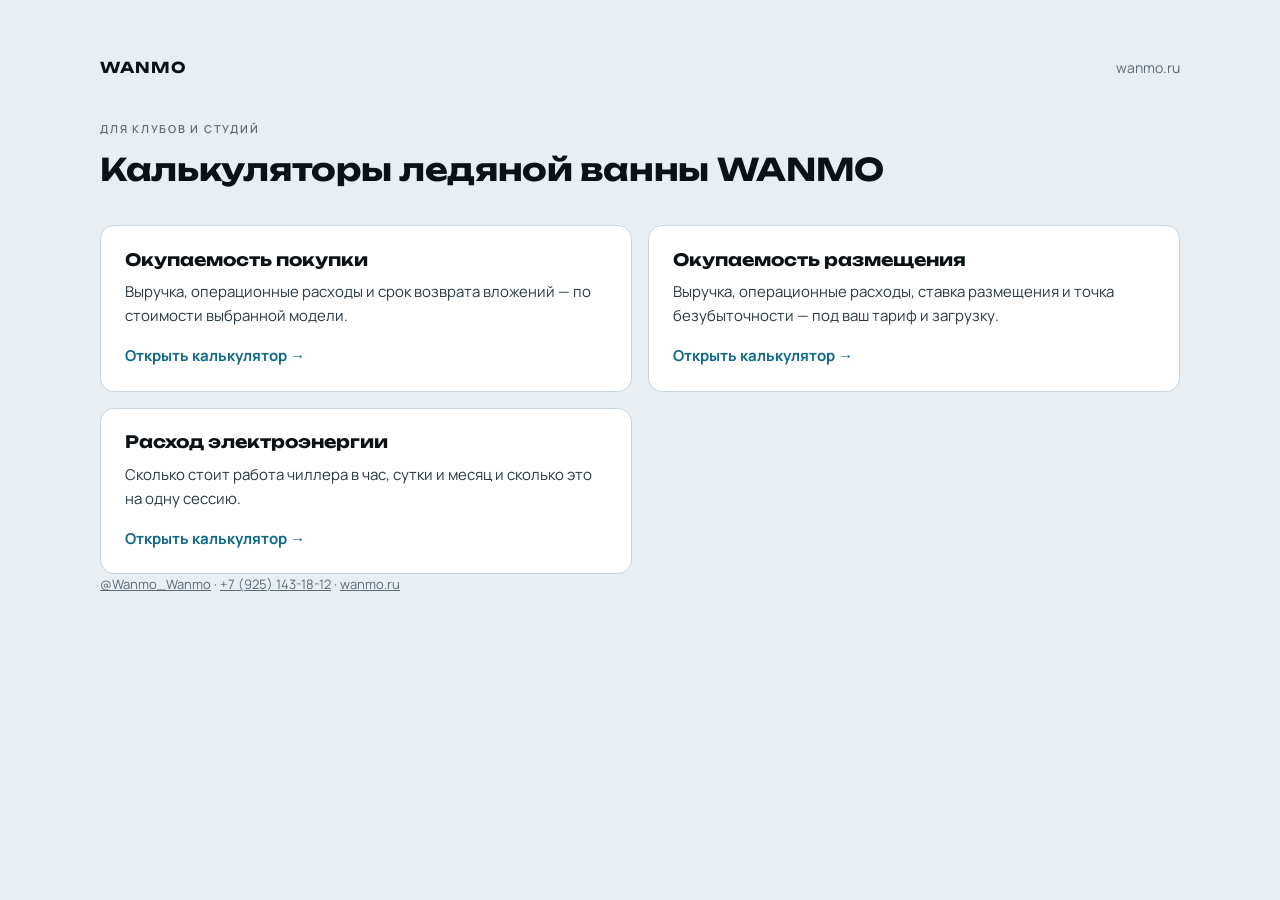
<file: index.html>
<!doctype html>
<html lang="ru">
<head>
<meta charset="utf-8">
<meta name="viewport" content="width=device-width,initial-scale=1">
<title>WANMO — калькуляторы для клубов</title>
<meta name="description" content="Калькулятор окупаемости и калькулятор расхода электроэнергии ледяной ванны WANMO.">
<link rel="stylesheet" href="fonts/fonts.css">
<style>
  html,body{margin:0;background:#e9eef2}
  .wm{
    --surface:#fff;--ink:#0b1115;--ink-2:#2b3a43;--muted:#5c6c77;--hair:#c8d5dd;--accent:#0e6a86;
    --sans:"Manrope","Segoe UI",-apple-system,BlinkMacSystemFont,"Helvetica Neue",Arial,sans-serif;
    --display:"Unbounded","Manrope","Segoe UI",-apple-system,BlinkMacSystemFont,Arial,sans-serif;
    font-family:var(--sans);
    font-size:16px;line-height:1.6;color:var(--ink);
    padding:clamp(1.5rem,5vw,3.5rem) 16px;-webkit-font-smoothing:antialiased;
  }
  .wm *{box-sizing:border-box}
  .wm h1,.wm h2,.wm p{margin:0}
  .wm-in{max-width:1080px;margin:0 auto}
  .wm-top{display:flex;justify-content:space-between;align-items:center;gap:1rem;margin-bottom:clamp(1.5rem,4vw,2.5rem)}
  .wm-mark{font-family:var(--display);font-weight:700;letter-spacing:.06em;font-size:.9375rem;text-transform:uppercase;color:var(--ink);text-decoration:none}
  .wm-site{font-size:.875rem;color:var(--muted);text-decoration:none}
  .wm-eyebrow{font-size:.6875rem;letter-spacing:.16em;text-transform:uppercase;color:var(--muted);font-weight:600}
  .wm h1{font-family:var(--display);font-size:clamp(1.3rem,.95rem + 1.35vw,1.95rem);font-weight:700;line-height:1.25;letter-spacing:-.01em;margin:.8rem 0 clamp(1.5rem,3vw,2.25rem)}
  .wm-cards{display:grid;gap:1rem;grid-template-columns:1fr}
  @media (min-width:720px){.wm-cards{grid-template-columns:1fr 1fr}}
  .wm-card{display:flex;flex-direction:column;gap:.6rem;background:var(--surface);border:1px solid var(--hair);border-radius:14px;padding:1.4rem 1.5rem;text-decoration:none;color:inherit}
  .wm-card:hover{border-color:var(--accent)}
  .wm-card:focus-visible{outline:2px solid var(--accent);outline-offset:2px}
  .wm-card h2{font-family:var(--display);font-size:1.0625rem;font-weight:700;line-height:1.3}
  .wm-card p{font-size:.9375rem;color:var(--ink-2)}
  .wm-go{margin-top:auto;padding-top:.4rem;font-weight:700;font-size:.9375rem;color:var(--accent)}
  .wm-contacts{font-size:.8125rem;color:var(--muted);margin-top:1.5rem}
  .wm-contacts a{color:inherit}
</style>
</head>
<body>
<div class="wm">
  <div class="wm-in">
    <div class="wm-top">
      <a class="wm-mark" href="https://wanmo.ru">WANMO</a>
      <a class="wm-site" href="https://wanmo.ru">wanmo.ru</a>
    </div>
    <p class="wm-eyebrow">Для клубов и студий</p>
    <h1>Калькуляторы ледяной ванны WANMO</h1>
    <div class="wm-cards">
      <a class="wm-card" href="pokupka/">
        <h2>Окупаемость покупки</h2>
        <p>Выручка, операционные расходы и срок возврата вложений — по стоимости выбранной модели.</p>
        <span class="wm-go">Открыть калькулятор →</span>
      </a>
      <a class="wm-card" href="okupaemost/">
        <h2>Окупаемость размещения</h2>
        <p>Выручка, операционные расходы, ставка размещения и точка безубыточности — под ваш тариф и загрузку.</p>
        <span class="wm-go">Открыть калькулятор →</span>
      </a>
      <a class="wm-card" href="elektrichestvo/">
        <h2>Расход электроэнергии</h2>
        <p>Сколько стоит работа чиллера в час, сутки и месяц и сколько это на одну сессию.</p>
        <span class="wm-go">Открыть калькулятор →</span>
      </a>
    </div>
    <p class="wm-contacts"><a href="https://t.me/Wanmo_Wanmo">@Wanmo_Wanmo</a> · <a href="tel:+79251431812">+7 (925) 143-18-12</a> · <a href="https://wanmo.ru">wanmo.ru</a></p>
  </div>
</div>
</body>
</html>
</file>
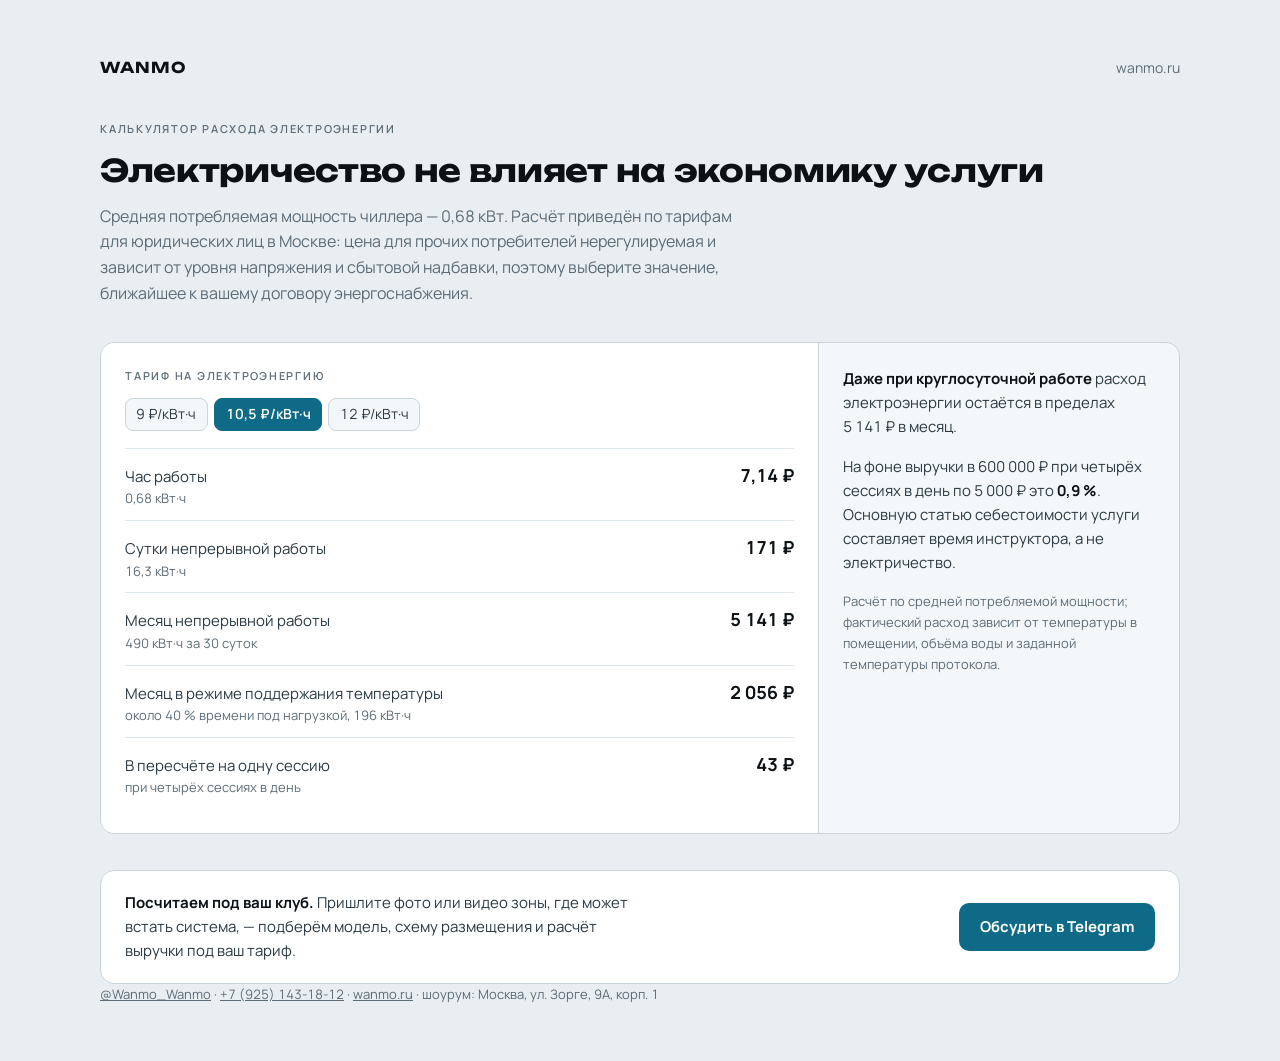
<file: elektrichestvo/index.html>
<!doctype html>
<html lang="ru">
<head>
<meta charset="utf-8">
<meta name="viewport" content="width=device-width,initial-scale=1">
<title>WANMO — калькулятор расхода электроэнергии</title>
<meta name="description" content="Сколько стоит электричество для чиллера ледяной ванны WANMO в час, сутки и месяц.">
<link rel="stylesheet" href="../fonts/fonts.css">
<style>html,body{margin:0;background:#e9eef2}</style>
</head>
<body>

<div class="wm" id="wm-power">
<style>
  .wm{
    --ground:#e9eef2;--surface:#fff;--surface-2:#f4f7f9;
    --ink:#0b1115;--ink-2:#2b3a43;--muted:#5c6c77;
    --hair:#c8d5dd;--hair-soft:#dde6eb;
    --accent:#0e6a86;--accent-ink:#fff;
    --radius:14px;
    --sans:"Manrope","Segoe UI",-apple-system,BlinkMacSystemFont,"Helvetica Neue",Arial,sans-serif;
    --display:"Unbounded","Manrope","Segoe UI",-apple-system,BlinkMacSystemFont,Arial,sans-serif;
    font-family:var(--sans);
    font-size:16px;line-height:1.6;color:var(--ink);background:var(--ground);
    padding:clamp(1.5rem,5vw,3.5rem) 16px;text-align:left;
    -webkit-font-smoothing:antialiased;font-variant-numeric:tabular-nums;
  }
  .wm *,.wm *::before,.wm *::after{box-sizing:border-box}
  .wm h1,.wm p{margin:0}
  .wm-in{max-width:1080px;margin:0 auto}

  .wm-top{display:flex;justify-content:space-between;align-items:center;gap:1rem;margin-bottom:clamp(1.5rem,4vw,2.5rem)}
  .wm-mark{font-family:var(--display);font-weight:700;letter-spacing:.06em;font-size:.9375rem;text-transform:uppercase;color:var(--ink);text-decoration:none}
  .wm-site{font-size:.875rem;color:var(--muted);text-decoration:none}
  .wm-eyebrow{font-size:.6875rem;letter-spacing:.16em;text-transform:uppercase;color:var(--muted);font-weight:600}

  .wm-head{display:flex;flex-direction:column;gap:.85rem;margin-bottom:clamp(1.5rem,3vw,2.25rem)}
  .wm-head h1{font-family:var(--display);font-size:clamp(1.3rem,.95rem + 1.35vw,1.95rem);font-weight:700;line-height:1.25;letter-spacing:-.01em;text-wrap:balance;color:var(--ink)}
  .wm-head p{color:var(--muted);max-width:66ch}

  .wm-power{display:grid;gap:1px;background:var(--hair);border:1px solid var(--hair);border-radius:var(--radius);overflow:hidden;grid-template-columns:1fr}
  @media (min-width:880px){.wm-power{grid-template-columns:1fr minmax(0,360px)}}
  .wm-ptable{background:var(--surface);padding:1.5rem}
  .wm-pside{background:var(--surface-2);padding:1.5rem;display:flex;flex-direction:column;gap:1rem}
  .wm-pside p{font-size:.9375rem;color:var(--ink-2)}
  .wm-pside strong{color:var(--ink)}

  .wm-seg{display:flex;gap:.4rem;margin:.8rem 0 1.1rem;flex-wrap:wrap}
  .wm-seg button{font:inherit;font-size:.875rem;line-height:1.3;cursor:pointer;margin:0;padding:.4rem .65rem;border-radius:8px;border:1px solid var(--hair);background:var(--surface-2);color:var(--ink-2)}
  .wm-seg button[aria-pressed="true"]{background:var(--accent);border-color:var(--accent);color:var(--accent-ink);font-weight:600}
  .wm button:focus-visible,.wm a:focus-visible{outline:2px solid var(--accent);outline-offset:2px}

  .wm-prow{display:flex;justify-content:space-between;align-items:baseline;gap:1rem;padding:.75rem 0;border-top:1px solid var(--hair-soft)}
  .wm-prow .lbl{font-size:.9375rem;color:var(--ink-2);line-height:1.45}
  .wm-prow .lbl small{display:block;color:var(--muted);font-size:.8125rem;margin-top:.1rem}
  .wm-prow b{font-size:1.125rem;font-weight:700;white-space:nowrap}

  .wm-cta{margin-top:clamp(1.5rem,3vw,2.25rem);display:flex;flex-wrap:wrap;align-items:center;justify-content:space-between;gap:1rem 1.5rem;background:var(--surface);border:1px solid var(--hair);border-radius:var(--radius);padding:1.25rem 1.5rem}
  .wm-cta p{font-size:.9375rem;color:var(--ink-2);max-width:56ch}
  .wm-cta p strong{color:var(--ink)}
  .wm-btn{display:inline-block;background:var(--accent);color:#fff !important;text-decoration:none;font-weight:700;padding:.75rem 1.3rem;border-radius:10px;font-size:.9375rem;white-space:nowrap}
  .wm-btn:hover{filter:brightness(1.08)}
  .wm-contacts{font-size:.8125rem;color:var(--muted);margin-top:1rem}
  .wm-contacts a{color:inherit}
</style>

<div class="wm-in">
  <div class="wm-top">
    <a class="wm-mark" href="https://wanmo.ru">WANMO</a>
    <a class="wm-site" href="https://wanmo.ru">wanmo.ru</a>
  </div>

  <div class="wm-head">
    <p class="wm-eyebrow">Калькулятор расхода электроэнергии</p>
    <h1>Электричество не влияет на экономику услуги</h1>
    <p>Средняя потребляемая мощность чиллера — 0,68 кВт. Расчёт приведён по тарифам для юридических лиц в Москве: цена для прочих потребителей нерегулируемая и зависит от уровня напряжения и сбытовой надбавки, поэтому выберите значение, ближайшее к вашему договору энергоснабжения.</p>
  </div>

  <div class="wm-power">
    <div class="wm-ptable" aria-live="polite">
      <p class="wm-eyebrow">Тариф на электроэнергию</p>
      <div class="wm-seg" id="wme-tariffSeg" role="group" aria-label="Тариф на электроэнергию">
        <button type="button" data-v="9" aria-pressed="false">9 ₽/кВт·ч</button>
        <button type="button" data-v="10.5" aria-pressed="true">10,5 ₽/кВт·ч</button>
        <button type="button" data-v="12" aria-pressed="false">12 ₽/кВт·ч</button>
      </div>
      <div class="wm-prow">
        <div class="lbl">Час работы<small>0,68 кВт·ч</small></div>
        <b id="wme-hour">7,14 ₽</b>
      </div>
      <div class="wm-prow">
        <div class="lbl">Сутки непрерывной работы<small>16,3 кВт·ч</small></div>
        <b id="wme-day">171 ₽</b>
      </div>
      <div class="wm-prow">
        <div class="lbl">Месяц непрерывной работы<small>490 кВт·ч за 30 суток</small></div>
        <b id="wme-month">5 141 ₽</b>
      </div>
      <div class="wm-prow">
        <div class="lbl">Месяц в режиме поддержания температуры<small>около 40 % времени под нагрузкой, 196 кВт·ч</small></div>
        <b id="wme-month40">2 056 ₽</b>
      </div>
      <div class="wm-prow">
        <div class="lbl">В пересчёте на одну сессию<small>при четырёх сессиях в день</small></div>
        <b id="wme-perSession">43 ₽</b>
      </div>
    </div>
    <div class="wm-pside">
      <p><strong>Даже при круглосуточной работе</strong> расход электроэнергии остаётся в пределах <span id="wme-monthEcho">5 141 ₽</span> в месяц.</p>
      <p>На фоне выручки в 600 000 ₽ при четырёх сессиях в день по 5 000 ₽ это <strong id="wme-share">0,9 %</strong>. Основную статью себестоимости услуги составляет время инструктора, а не электричество.</p>
      <p style="color:var(--muted);font-size:.8125rem">Расчёт по средней потребляемой мощности; фактический расход зависит от температуры в помещении, объёма воды и заданной температуры протокола.</p>
    </div>
  </div>

  <div class="wm-cta">
    <p><strong>Посчитаем под ваш клуб.</strong> Пришлите фото или видео зоны, где может встать система, — подберём модель, схему размещения и расчёт выручки под ваш тариф.</p>
    <a class="wm-btn" href="https://t.me/Wanmo_Wanmo">Обсудить в Telegram</a>
  </div>
  <p class="wm-contacts"><a href="https://t.me/Wanmo_Wanmo">@Wanmo_Wanmo</a> · <a href="tel:+79251431812">+7 (925) 143-18-12</a> · <a href="https://wanmo.ru">wanmo.ru</a> · шоурум: Москва, ул. Зорге, 9А, корп. 1</p>
</div>

<script>
(function(){
  var DAYS = 30, KW = 0.68, tariff = 10.5;
  function set(id, t){ document.getElementById('wme-' + id).textContent = t; }
  function ru(n, d){
    d = d || 0;
    return Number(n).toLocaleString('ru-RU', {minimumFractionDigits: d, maximumFractionDigits: d});
  }

  function render(){
    var hour = KW * tariff;
    var day = KW * 24 * tariff;
    var month = day * DAYS;
    var revenueRef = 4 * DAYS * 5000;

    set('hour', ru(hour, 2) + ' ₽');
    set('day', ru(day) + ' ₽');
    set('month', ru(month) + ' ₽');
    set('month40', ru(month * 0.4) + ' ₽');
    set('perSession', ru(day / 4) + ' ₽');
    set('monthEcho', ru(month) + ' ₽');
    set('share', ru(month / revenueRef * 100, 1) + ' %');
  }

  var box = document.getElementById('wme-tariffSeg');
  box.addEventListener('click', function(e){
    var b = e.target.closest ? e.target.closest('button') : null;
    if (!b || !box.contains(b)) return;
    tariff = +b.getAttribute('data-v');
    var all = box.querySelectorAll('button');
    for (var i = 0; i < all.length; i++) all[i].setAttribute('aria-pressed', all[i] === b ? 'true' : 'false');
    render();
  });
  render();
})();
</script>
</div>

</body>
</html>
</file>
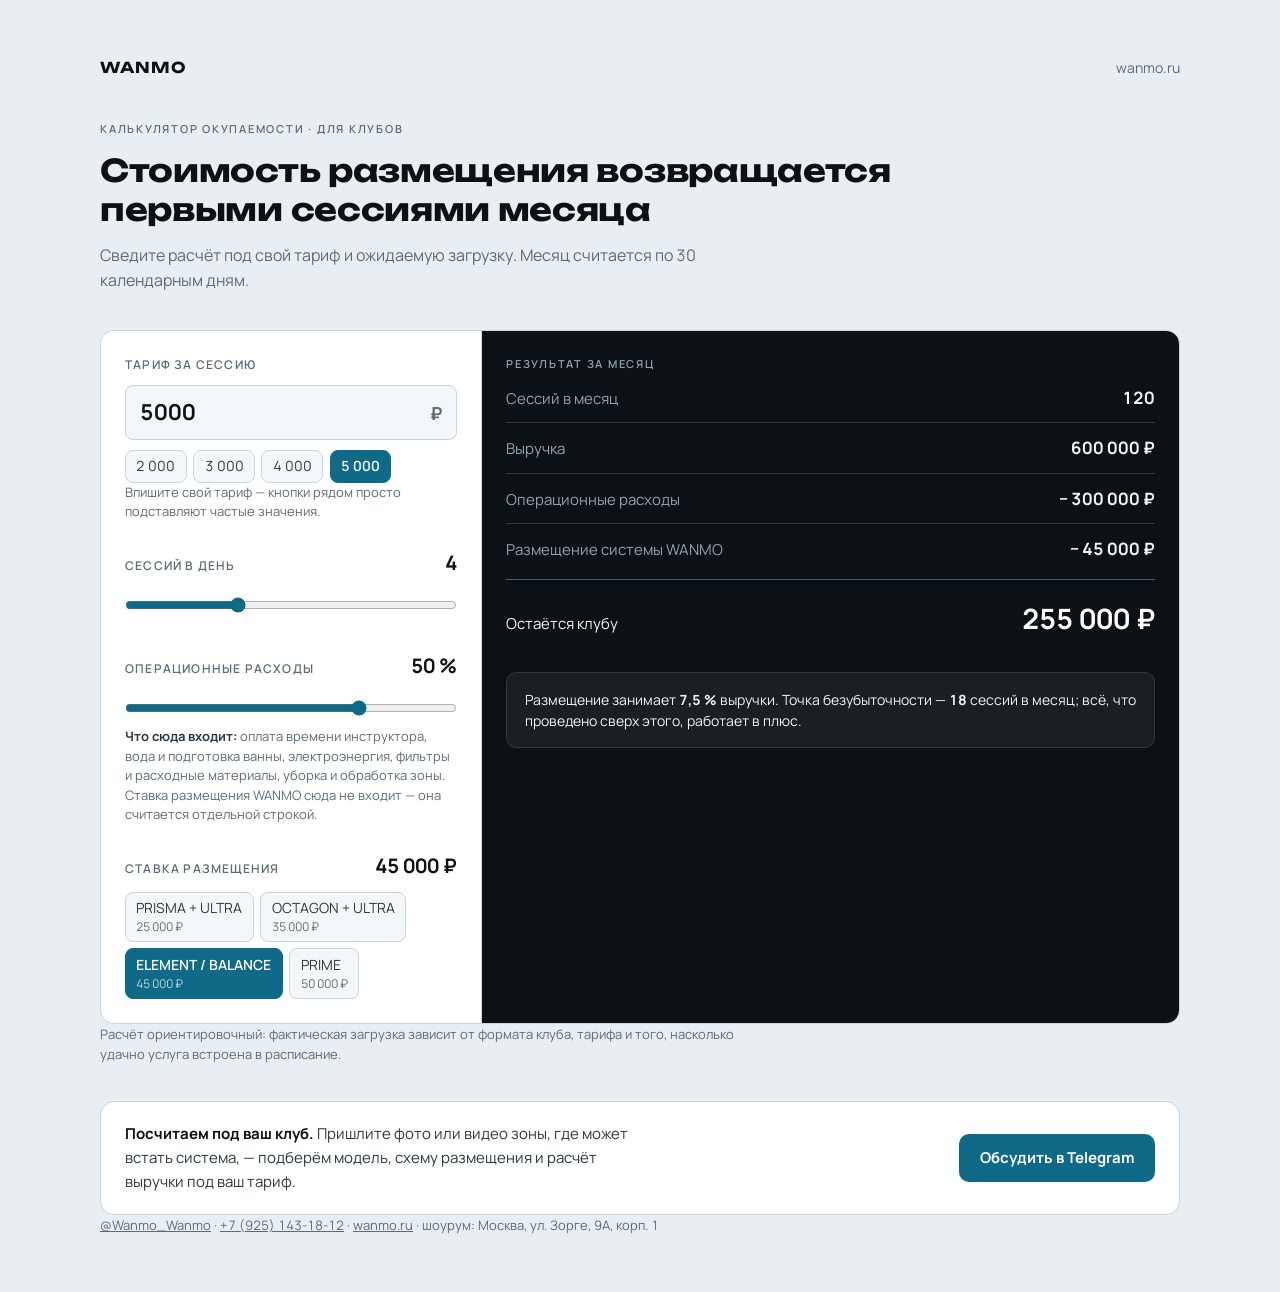
<file: okupaemost/index.html>
<!doctype html>
<html lang="ru">
<head>
<meta charset="utf-8">
<meta name="viewport" content="width=device-width,initial-scale=1">
<title>WANMO — калькулятор окупаемости ледяной ванны</title>
<meta name="description" content="Расчёт выручки и точки безубыточности ледяной ванны WANMO в клубе.">
<link rel="stylesheet" href="../fonts/fonts.css">
<style>html,body{margin:0;background:#e9eef2}</style>
</head>
<body>

<div class="wm" id="wm-roi">
<style>
  .wm{
    --ground:#e9eef2;--surface:#fff;--surface-2:#f4f7f9;
    --ink:#0b1115;--ink-2:#2b3a43;--muted:#5c6c77;
    --hair:#c8d5dd;--hair-soft:#dde6eb;
    --accent:#0e6a86;--accent-ink:#fff;
    --dark:#0b1115;--dark-ink:#eef4f7;--dark-muted:#8fa3ae;--dark-hair:#2a3841;
    --radius:14px;
    --sans:"Manrope","Segoe UI",-apple-system,BlinkMacSystemFont,"Helvetica Neue",Arial,sans-serif;
    --display:"Unbounded","Manrope","Segoe UI",-apple-system,BlinkMacSystemFont,Arial,sans-serif;
    font-family:var(--sans);
    font-size:16px;line-height:1.6;color:var(--ink);background:var(--ground);
    padding:clamp(1.5rem,5vw,3.5rem) 16px;text-align:left;
    -webkit-font-smoothing:antialiased;font-variant-numeric:tabular-nums;
  }
  .wm *,.wm *::before,.wm *::after{box-sizing:border-box}
  .wm h1,.wm p{margin:0}
  .wm-in{max-width:1080px;margin:0 auto}

  .wm-top{display:flex;justify-content:space-between;align-items:center;gap:1rem;margin-bottom:clamp(1.5rem,4vw,2.5rem)}
  .wm-mark{font-family:var(--display);font-weight:700;letter-spacing:.06em;font-size:.9375rem;text-transform:uppercase;color:var(--ink);text-decoration:none}
  .wm-site{font-size:.875rem;color:var(--muted);text-decoration:none}
  .wm-eyebrow{font-size:.6875rem;letter-spacing:.16em;text-transform:uppercase;color:var(--muted);font-weight:600}

  .wm-head{display:flex;flex-direction:column;gap:.85rem;margin-bottom:clamp(1.5rem,3vw,2.25rem)}
  .wm-head h1{font-family:var(--display);font-size:clamp(1.3rem,.95rem + 1.35vw,1.95rem);font-weight:700;line-height:1.25;letter-spacing:-.01em;text-wrap:balance;color:var(--ink)}
  .wm-head p{color:var(--muted);max-width:66ch}

  .wm-calc{display:grid;gap:1px;background:var(--hair);border:1px solid var(--hair);border-radius:var(--radius);overflow:hidden;grid-template-columns:1fr}
  @media (min-width:880px){.wm-calc{grid-template-columns:minmax(0,380px) 1fr}}
  .wm-controls{background:var(--surface);padding:1.5rem}
  .wm-out{background:var(--dark);color:var(--dark-ink);padding:1.5rem}

  .wm-field{margin-bottom:1.6rem}
  .wm-field:last-child{margin-bottom:0}
  .wm-label{display:flex;justify-content:space-between;align-items:baseline;gap:1rem;font-size:.75rem;letter-spacing:.1em;text-transform:uppercase;color:var(--muted);font-weight:600}
  .wm-label output{font-size:1.25rem;font-weight:700;color:var(--ink);text-transform:none;letter-spacing:0;white-space:nowrap}
  .wm-hint{font-size:.8125rem;line-height:1.5;color:var(--muted);margin-top:.55rem}
  .wm-hint strong{color:var(--ink-2)}

  .wm-num{display:flex;align-items:baseline;gap:.4rem;margin-top:.7rem;padding:.55rem .85rem;border:1px solid var(--hair);border-radius:8px;background:var(--surface-2)}
  .wm-num:focus-within{border-color:var(--accent);box-shadow:0 0 0 2px rgba(14,106,134,.15)}
  .wm-num input{flex:1;min-width:0;border:0;padding:0;background:transparent;font:inherit;font-size:1.375rem;font-weight:700;color:var(--ink)}
  .wm-num input:focus{outline:none}
  .wm-num input::-webkit-outer-spin-button,.wm-num input::-webkit-inner-spin-button{-webkit-appearance:none;margin:0}
  .wm-num input[type=number]{-moz-appearance:textfield}
  .wm-num span{font-size:1.125rem;font-weight:700;color:var(--muted)}

  .wm input[type=range]{width:100%;margin:.85rem 0 0;accent-color:var(--accent);height:1.5rem}
  .wm-seg{display:flex;gap:.4rem;margin-top:.6rem;flex-wrap:wrap}
  .wm-seg button{font:inherit;font-size:.875rem;line-height:1.3;cursor:pointer;margin:0;padding:.4rem .65rem;border-radius:8px;border:1px solid var(--hair);background:var(--surface-2);color:var(--ink-2)}
  .wm-seg button[aria-pressed="true"]{background:var(--accent);border-color:var(--accent);color:var(--accent-ink);font-weight:600}
  #wmr-rentSeg button{text-align:left}
  #wmr-rentSeg button i{display:block;font-style:normal;font-size:.75rem;font-weight:400;opacity:.72;margin-top:.1rem;white-space:nowrap}
  .wm button:focus-visible,.wm input:focus-visible,.wm a:focus-visible{outline:2px solid var(--accent);outline-offset:2px}

  .wm-row{display:flex;justify-content:space-between;align-items:baseline;gap:1rem;padding:.7rem 0;font-size:.9375rem}
  .wm-row + .wm-row{border-top:1px solid var(--dark-hair)}
  .wm-row span{color:var(--dark-muted)}
  .wm-row b{font-weight:700;font-size:1.0625rem;white-space:nowrap}
  .wm-row.total{margin-top:.35rem;padding-top:1rem;border-top-color:#4a5c67}
  .wm-row.total span{color:var(--dark-ink)}
  .wm-row.total b{font-size:1.75rem;color:#fff}
  .wm-be{margin-top:1.25rem;padding:.95rem 1.1rem;border-radius:10px;background:rgba(255,255,255,.06);border:1px solid var(--dark-hair);font-size:.875rem;line-height:1.55}
  .wm-note{font-size:.8125rem;color:var(--muted);margin-top:.95rem;max-width:80ch}

  .wm-cta{margin-top:clamp(1.5rem,3vw,2.25rem);display:flex;flex-wrap:wrap;align-items:center;justify-content:space-between;gap:1rem 1.5rem;background:var(--surface);border:1px solid var(--hair);border-radius:var(--radius);padding:1.25rem 1.5rem}
  .wm-cta p{font-size:.9375rem;color:var(--ink-2);max-width:56ch}
  .wm-cta p strong{color:var(--ink)}
  .wm-btn{display:inline-block;background:var(--accent);color:#fff !important;text-decoration:none;font-weight:700;padding:.75rem 1.3rem;border-radius:10px;font-size:.9375rem;white-space:nowrap}
  .wm-btn:hover{filter:brightness(1.08)}
  .wm-contacts{font-size:.8125rem;color:var(--muted);margin-top:1rem}
  .wm-contacts a{color:inherit}
</style>

<div class="wm-in">
  <div class="wm-top">
    <a class="wm-mark" href="https://wanmo.ru">WANMO</a>
    <a class="wm-site" href="https://wanmo.ru">wanmo.ru</a>
  </div>

  <div class="wm-head">
    <p class="wm-eyebrow">Калькулятор окупаемости · для клубов</p>
    <h1>Стоимость размещения возвращается первыми сессиями месяца</h1>
    <p>Сведите расчёт под свой тариф и ожидаемую загрузку. Месяц считается по 30 календарным дням.</p>
  </div>

  <div class="wm-calc">
    <div class="wm-controls">
      <div class="wm-field">
        <label class="wm-label" for="wmr-price">Тариф за сессию</label>
        <div class="wm-num">
          <input type="number" id="wmr-price" value="5000" min="0" max="200000" step="100" inputmode="numeric" aria-describedby="wmr-priceHint">
          <span>₽</span>
        </div>
        <div class="wm-seg" id="wmr-priceSeg" role="group" aria-label="Быстрый выбор тарифа">
          <button type="button" data-v="2000" aria-pressed="false">2 000</button>
          <button type="button" data-v="3000" aria-pressed="false">3 000</button>
          <button type="button" data-v="4000" aria-pressed="false">4 000</button>
          <button type="button" data-v="5000" aria-pressed="true">5 000</button>
        </div>
        <p class="wm-hint" id="wmr-priceHint">Впишите свой тариф — кнопки рядом просто подставляют частые значения.</p>
      </div>

      <div class="wm-field">
        <label class="wm-label" for="wmr-perday">Сессий в день <output id="wmr-perdayOut" for="wmr-perday">4</output></label>
        <input type="range" id="wmr-perday" min="1" max="10" step="1" value="4">
      </div>

      <div class="wm-field">
        <label class="wm-label" for="wmr-opex">Операционные расходы <output id="wmr-opexOut" for="wmr-opex">50 %</output></label>
        <input type="range" id="wmr-opex" min="0" max="70" step="5" value="50" aria-describedby="wmr-opexHint">
        <p class="wm-hint" id="wmr-opexHint"><strong>Что сюда входит:</strong> оплата времени инструктора, вода и подготовка ванны, электроэнергия, фильтры и расходные материалы, уборка и обработка зоны. Ставка размещения WANMO сюда не входит — она считается отдельной строкой.</p>
      </div>

      <div class="wm-field">
        <span class="wm-label">Ставка размещения <output id="wmr-rentOut">45 000 ₽</output></span>
        <div class="wm-seg" id="wmr-rentSeg" role="group" aria-label="Ставка размещения">
          <button type="button" data-v="25000" aria-pressed="false">PRISMA + ULTRA<i>25 000 ₽</i></button>
          <button type="button" data-v="35000" aria-pressed="false">OCTAGON + ULTRA<i>35 000 ₽</i></button>
          <button type="button" data-v="45000" aria-pressed="true">ELEMENT / BALANCE<i>45 000 ₽</i></button>
          <button type="button" data-v="50000" aria-pressed="false">PRIME<i>50 000 ₽</i></button>
        </div>
      </div>
    </div>

    <div class="wm-out" aria-live="polite">
      <p class="wm-eyebrow" style="color:var(--dark-muted)">Результат за месяц</p>
      <div class="wm-row"><span>Сессий в месяц</span><b id="wmr-sessions">120</b></div>
      <div class="wm-row"><span>Выручка</span><b id="wmr-revenue">600 000 ₽</b></div>
      <div class="wm-row"><span>Операционные расходы</span><b id="wmr-opexRub">− 300 000 ₽</b></div>
      <div class="wm-row"><span>Размещение системы WANMO</span><b id="wmr-rent">− 45 000 ₽</b></div>
      <div class="wm-row total"><span>Остаётся клубу</span><b id="wmr-profit">255 000 ₽</b></div>
      <div class="wm-be">
        Размещение занимает <b id="wmr-share">7,5 %</b> выручки. Точка безубыточности — <b id="wmr-be">18</b> сессий в месяц; всё, что проведено сверх этого, работает в плюс.
      </div>
    </div>
  </div>
  <p class="wm-note">Расчёт ориентировочный: фактическая загрузка зависит от формата клуба, тарифа и того, насколько удачно услуга встроена в расписание.</p>

  <div class="wm-cta">
    <p><strong>Посчитаем под ваш клуб.</strong> Пришлите фото или видео зоны, где может встать система, — подберём модель, схему размещения и расчёт выручки под ваш тариф.</p>
    <a class="wm-btn" href="https://t.me/Wanmo_Wanmo">Обсудить в Telegram</a>
  </div>
  <p class="wm-contacts"><a href="https://t.me/Wanmo_Wanmo">@Wanmo_Wanmo</a> · <a href="tel:+79251431812">+7 (925) 143-18-12</a> · <a href="https://wanmo.ru">wanmo.ru</a> · шоурум: Москва, ул. Зорге, 9А, корп. 1</p>
</div>

<script>
(function(){
  var DAYS = 30, rent = 45000;
  function el(id){ return document.getElementById('wmr-' + id); }
  function set(id, t){ el(id).textContent = t; }
  function ru(n, d){
    d = d || 0;
    return Number(n).toLocaleString('ru-RU', {minimumFractionDigits: d, maximumFractionDigits: d});
  }
  var priceInput = el('price'), perday = el('perday'), opex = el('opex');
  var priceSeg = el('priceSeg'), rentSeg = el('rentSeg');

  function price(){
    var v = parseFloat(priceInput.value);
    return isFinite(v) && v > 0 ? v : 0;
  }

  function syncPresets(){
    var p = price(), all = priceSeg.querySelectorAll('button');
    for (var i = 0; i < all.length; i++){
      all[i].setAttribute('aria-pressed', +all[i].getAttribute('data-v') === p ? 'true' : 'false');
    }
  }

  function render(){
    var p = price(), pd = +perday.value, op = +opex.value;
    var sessions = pd * DAYS;
    var revenue = sessions * p;
    var opexRub = revenue * op / 100;
    var profit = revenue - opexRub - rent;
    var margin = p * (1 - op / 100);
    var be = margin > 0 ? Math.ceil(rent / margin) : 0;

    set('rentOut', ru(rent) + ' ₽');
    set('perdayOut', pd);
    set('opexOut', op + ' %');
    set('sessions', ru(sessions));
    set('revenue', ru(revenue) + ' ₽');
    set('opexRub', '− ' + ru(opexRub) + ' ₽');
    set('rent', '− ' + ru(rent) + ' ₽');
    set('profit', (profit < 0 ? '− ' : '') + ru(Math.abs(profit)) + ' ₽');
    set('share', revenue > 0 ? ru(rent / revenue * 100, 1) + ' %' : '—');
    set('be', be > 0 ? ru(be) : '—');
  }

  priceSeg.addEventListener('click', function(e){
    var b = e.target.closest ? e.target.closest('button') : null;
    if (!b || !priceSeg.contains(b)) return;
    priceInput.value = b.getAttribute('data-v');
    syncPresets();
    render();
  });

  rentSeg.addEventListener('click', function(e){
    var b = e.target.closest ? e.target.closest('button') : null;
    if (!b || !rentSeg.contains(b)) return;
    rent = +b.getAttribute('data-v');
    var all = rentSeg.querySelectorAll('button');
    for (var i = 0; i < all.length; i++) all[i].setAttribute('aria-pressed', all[i] === b ? 'true' : 'false');
    render();
  });

  priceInput.addEventListener('input', function(){ syncPresets(); render(); });
  perday.addEventListener('input', render);
  opex.addEventListener('input', render);
  syncPresets();
  render();
})();
</script>
</div>

</body>
</html>
</file>
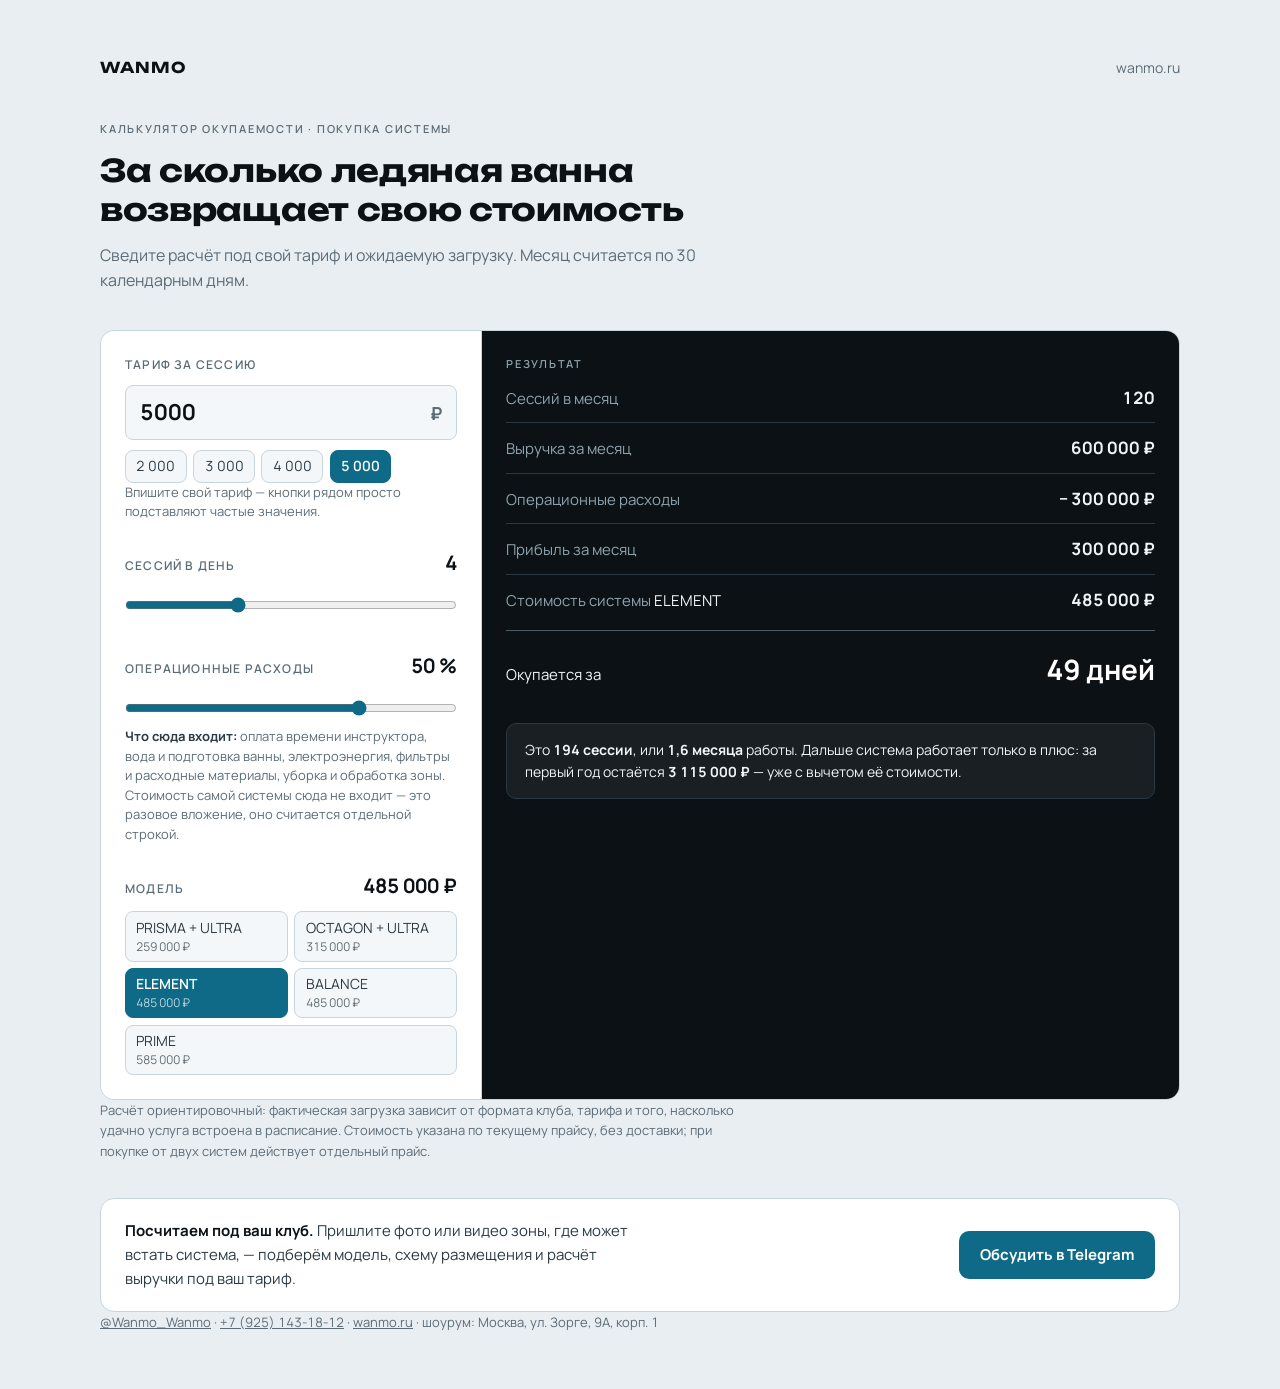
<file: pokupka/index.html>
<!doctype html>
<html lang="ru">
<head>
<meta charset="utf-8">
<meta name="viewport" content="width=device-width,initial-scale=1">
<title>WANMO — калькулятор окупаемости покупки ледяной ванны</title>
<meta name="description" content="За сколько окупается покупка ледяной ванны WANMO в клубе: выручка, операционные расходы и срок возврата вложений.">
<link rel="stylesheet" href="../fonts/fonts.css">
<style>html,body{margin:0;background:#e9eef2}</style>
</head>
<body>

<div class="wm" id="wm-pay">
<style>
  .wm{
    --ground:#e9eef2;--surface:#fff;--surface-2:#f4f7f9;
    --ink:#0b1115;--ink-2:#2b3a43;--muted:#5c6c77;
    --hair:#c8d5dd;--hair-soft:#dde6eb;
    --accent:#0e6a86;--accent-ink:#fff;
    --dark:#0b1115;--dark-ink:#eef4f7;--dark-muted:#8fa3ae;--dark-hair:#2a3841;
    --radius:14px;
    --sans:"Manrope","Segoe UI",-apple-system,BlinkMacSystemFont,"Helvetica Neue",Arial,sans-serif;
    --display:"Unbounded","Manrope","Segoe UI",-apple-system,BlinkMacSystemFont,Arial,sans-serif;
    font-family:var(--sans);
    font-size:16px;line-height:1.6;color:var(--ink);background:var(--ground);
    padding:clamp(1.5rem,5vw,3.5rem) 16px;text-align:left;
    -webkit-font-smoothing:antialiased;font-variant-numeric:tabular-nums;
  }
  .wm *,.wm *::before,.wm *::after{box-sizing:border-box}
  .wm h1,.wm p{margin:0}
  .wm-in{max-width:1080px;margin:0 auto}

  .wm-top{display:flex;justify-content:space-between;align-items:center;gap:1rem;margin-bottom:clamp(1.5rem,4vw,2.5rem)}
  .wm-mark{font-family:var(--display);font-weight:700;letter-spacing:.06em;font-size:.9375rem;text-transform:uppercase;color:var(--ink);text-decoration:none}
  .wm-site{font-size:.875rem;color:var(--muted);text-decoration:none}
  .wm-eyebrow{font-size:.6875rem;letter-spacing:.16em;text-transform:uppercase;color:var(--muted);font-weight:600}

  .wm-head{display:flex;flex-direction:column;gap:.85rem;margin-bottom:clamp(1.5rem,3vw,2.25rem)}
  .wm-head h1{font-family:var(--display);font-size:clamp(1.3rem,.95rem + 1.35vw,1.95rem);font-weight:700;line-height:1.25;letter-spacing:-.01em;text-wrap:balance;color:var(--ink)}
  .wm-head p{color:var(--muted);max-width:66ch}

  .wm-calc{display:grid;gap:1px;background:var(--hair);border:1px solid var(--hair);border-radius:var(--radius);overflow:hidden;grid-template-columns:1fr}
  @media (min-width:880px){.wm-calc{grid-template-columns:minmax(0,380px) 1fr}}
  .wm-controls{background:var(--surface);padding:1.5rem}
  .wm-out{background:var(--dark);color:var(--dark-ink);padding:1.5rem}

  .wm-field{margin-bottom:1.6rem}
  .wm-field:last-child{margin-bottom:0}
  .wm-label{display:flex;justify-content:space-between;align-items:baseline;gap:1rem;font-size:.75rem;letter-spacing:.1em;text-transform:uppercase;color:var(--muted);font-weight:600}
  .wm-label output{font-size:1.25rem;font-weight:700;color:var(--ink);text-transform:none;letter-spacing:0;white-space:nowrap}
  .wm-hint{font-size:.8125rem;line-height:1.5;color:var(--muted);margin-top:.55rem}
  .wm-hint strong{color:var(--ink-2)}

  .wm-num{display:flex;align-items:baseline;gap:.4rem;margin-top:.7rem;padding:.55rem .85rem;border:1px solid var(--hair);border-radius:8px;background:var(--surface-2)}
  .wm-num:focus-within{border-color:var(--accent);box-shadow:0 0 0 2px rgba(14,106,134,.15)}
  .wm-num input{flex:1;min-width:0;border:0;padding:0;background:transparent;font:inherit;font-size:1.375rem;font-weight:700;color:var(--ink)}
  .wm-num input:focus{outline:none}
  .wm-num input::-webkit-outer-spin-button,.wm-num input::-webkit-inner-spin-button{-webkit-appearance:none;margin:0}
  .wm-num input[type=number]{-moz-appearance:textfield}
  .wm-num span{font-size:1.125rem;font-weight:700;color:var(--muted)}

  .wm input[type=range]{width:100%;margin:.85rem 0 0;accent-color:var(--accent);height:1.5rem}
  .wm-seg{display:flex;gap:.4rem;margin-top:.6rem;flex-wrap:wrap}
  .wm-seg button{font:inherit;font-size:.875rem;line-height:1.3;cursor:pointer;margin:0;padding:.4rem .65rem;border-radius:8px;border:1px solid var(--hair);background:var(--surface-2);color:var(--ink-2)}
  .wm-seg button[aria-pressed="true"]{background:var(--accent);border-color:var(--accent);color:var(--accent-ink);font-weight:600}
  #wmp-modelSeg{display:grid;grid-template-columns:1fr 1fr;gap:.4rem}
  #wmp-modelSeg button{text-align:left}
  #wmp-modelSeg button:last-child{grid-column:1/-1}
  #wmp-modelSeg button i{display:block;font-style:normal;font-size:.75rem;font-weight:400;opacity:.72;margin-top:.1rem;white-space:nowrap}
  .wm button:focus-visible,.wm input:focus-visible,.wm a:focus-visible{outline:2px solid var(--accent);outline-offset:2px}

  .wm-row{display:flex;justify-content:space-between;align-items:baseline;gap:1rem;padding:.7rem 0;font-size:.9375rem}
  .wm-row + .wm-row{border-top:1px solid var(--dark-hair)}
  .wm-row span{color:var(--dark-muted)}
  .wm-row b{font-weight:700;font-size:1.0625rem;white-space:nowrap}
  .wm-row i{font-style:normal;color:var(--dark-ink)}
  .wm-row.total{margin-top:.35rem;padding-top:1rem;border-top-color:#4a5c67}
  .wm-row.total span{color:var(--dark-ink)}
  .wm-row.total b{font-size:1.75rem;color:#fff}
  .wm-be{margin-top:1.25rem;padding:.95rem 1.1rem;border-radius:10px;background:rgba(255,255,255,.06);border:1px solid var(--dark-hair);font-size:.875rem;line-height:1.55}
  .wm-note{font-size:.8125rem;color:var(--muted);margin-top:.95rem;max-width:80ch}

  .wm-cta{margin-top:clamp(1.5rem,3vw,2.25rem);display:flex;flex-wrap:wrap;align-items:center;justify-content:space-between;gap:1rem 1.5rem;background:var(--surface);border:1px solid var(--hair);border-radius:var(--radius);padding:1.25rem 1.5rem}
  .wm-cta p{font-size:.9375rem;color:var(--ink-2);max-width:56ch}
  .wm-cta p strong{color:var(--ink)}
  .wm-btn{display:inline-block;background:var(--accent);color:#fff !important;text-decoration:none;font-weight:700;padding:.75rem 1.3rem;border-radius:10px;font-size:.9375rem;white-space:nowrap}
  .wm-btn:hover{filter:brightness(1.08)}
  .wm-contacts{font-size:.8125rem;color:var(--muted);margin-top:1rem}
  .wm-contacts a{color:inherit}
</style>

<div class="wm-in">
  <div class="wm-top">
    <a class="wm-mark" href="https://wanmo.ru">WANMO</a>
    <a class="wm-site" href="https://wanmo.ru">wanmo.ru</a>
  </div>

  <div class="wm-head">
    <p class="wm-eyebrow">Калькулятор окупаемости · покупка системы</p>
    <h1>За сколько ледяная ванна возвращает свою стоимость</h1>
    <p>Сведите расчёт под свой тариф и ожидаемую загрузку. Месяц считается по 30 календарным дням.</p>
  </div>

  <div class="wm-calc">
    <div class="wm-controls">
      <div class="wm-field">
        <label class="wm-label" for="wmp-price">Тариф за сессию</label>
        <div class="wm-num">
          <input type="number" id="wmp-price" value="5000" min="0" max="200000" step="100" inputmode="numeric" aria-describedby="wmp-priceHint">
          <span>₽</span>
        </div>
        <div class="wm-seg" id="wmp-priceSeg" role="group" aria-label="Быстрый выбор тарифа">
          <button type="button" data-v="2000" aria-pressed="false">2 000</button>
          <button type="button" data-v="3000" aria-pressed="false">3 000</button>
          <button type="button" data-v="4000" aria-pressed="false">4 000</button>
          <button type="button" data-v="5000" aria-pressed="true">5 000</button>
        </div>
        <p class="wm-hint" id="wmp-priceHint">Впишите свой тариф — кнопки рядом просто подставляют частые значения.</p>
      </div>

      <div class="wm-field">
        <label class="wm-label" for="wmp-perday">Сессий в день <output id="wmp-perdayOut" for="wmp-perday">4</output></label>
        <input type="range" id="wmp-perday" min="1" max="10" step="1" value="4">
      </div>

      <div class="wm-field">
        <label class="wm-label" for="wmp-opex">Операционные расходы <output id="wmp-opexOut" for="wmp-opex">50 %</output></label>
        <input type="range" id="wmp-opex" min="0" max="70" step="5" value="50" aria-describedby="wmp-opexHint">
        <p class="wm-hint" id="wmp-opexHint"><strong>Что сюда входит:</strong> оплата времени инструктора, вода и подготовка ванны, электроэнергия, фильтры и расходные материалы, уборка и обработка зоны. Стоимость самой системы сюда не входит — это разовое вложение, оно считается отдельной строкой.</p>
      </div>

      <div class="wm-field">
        <span class="wm-label">Модель <output id="wmp-modelOut">485 000 ₽</output></span>
        <div class="wm-seg" id="wmp-modelSeg" role="group" aria-label="Модель и стоимость">
          <button type="button" data-v="259000" data-n="PRISMA + ULTRA" aria-pressed="false">PRISMA + ULTRA<i>259 000 ₽</i></button>
          <button type="button" data-v="315000" data-n="OCTAGON + ULTRA" aria-pressed="false">OCTAGON + ULTRA<i>315 000 ₽</i></button>
          <button type="button" data-v="485000" data-n="ELEMENT" aria-pressed="true">ELEMENT<i>485 000 ₽</i></button>
          <button type="button" data-v="485000" data-n="BALANCE" aria-pressed="false">BALANCE<i>485 000 ₽</i></button>
          <button type="button" data-v="585000" data-n="PRIME" aria-pressed="false">PRIME<i>585 000 ₽</i></button>
        </div>
      </div>
    </div>

    <div class="wm-out" aria-live="polite">
      <p class="wm-eyebrow" style="color:var(--dark-muted)">Результат</p>
      <div class="wm-row"><span>Сессий в месяц</span><b id="wmp-sessions">120</b></div>
      <div class="wm-row"><span>Выручка за месяц</span><b id="wmp-revenue">600 000 ₽</b></div>
      <div class="wm-row"><span>Операционные расходы</span><b id="wmp-opexRub">− 300 000 ₽</b></div>
      <div class="wm-row"><span>Прибыль за месяц</span><b id="wmp-profit">300 000 ₽</b></div>
      <div class="wm-row"><span>Стоимость системы <i id="wmp-modelName">ELEMENT</i></span><b id="wmp-cost">485 000 ₽</b></div>
      <div class="wm-row total"><span>Окупается за</span><b id="wmp-payback">49 дней</b></div>
      <div class="wm-be" id="wmp-be">
        Это <b>194 сессии</b>, или <b>1,6 месяца</b> работы. Дальше система работает только в плюс: за первый год остаётся <b>3 115 000 ₽</b> — уже с вычетом её стоимости.
      </div>
    </div>
  </div>
  <p class="wm-note">Расчёт ориентировочный: фактическая загрузка зависит от формата клуба, тарифа и того, насколько удачно услуга встроена в расписание. Стоимость указана по текущему прайсу, без доставки; при покупке от двух систем действует отдельный прайс.</p>

  <div class="wm-cta">
    <p><strong>Посчитаем под ваш клуб.</strong> Пришлите фото или видео зоны, где может встать система, — подберём модель, схему размещения и расчёт выручки под ваш тариф.</p>
    <a class="wm-btn" href="https://t.me/Wanmo_Wanmo">Обсудить в Telegram</a>
  </div>
  <p class="wm-contacts"><a href="https://t.me/Wanmo_Wanmo">@Wanmo_Wanmo</a> · <a href="tel:+79251431812">+7 (925) 143-18-12</a> · <a href="https://wanmo.ru">wanmo.ru</a> · шоурум: Москва, ул. Зорге, 9А, корп. 1</p>
</div>

<script>
(function(){
  var DAYS = 30, cost = 485000, modelName = 'ELEMENT';
  function el(id){ return document.getElementById('wmp-' + id); }
  function set(id, t){ el(id).textContent = t; }
  function ru(n, d){
    d = d || 0;
    return Number(n).toLocaleString('ru-RU', {minimumFractionDigits: d, maximumFractionDigits: d});
  }
  function plural(n, forms){
    var a = Math.abs(n) % 100, b = a % 10;
    if (a > 10 && a < 20) return forms[2];
    if (b > 1 && b < 5) return forms[1];
    if (b === 1) return forms[0];
    return forms[2];
  }
  var priceInput = el('price'), perday = el('perday'), opex = el('opex');
  var priceSeg = el('priceSeg'), modelSeg = el('modelSeg');

  function price(){
    var v = parseFloat(priceInput.value);
    return isFinite(v) && v > 0 ? v : 0;
  }

  function syncPresets(){
    var p = price(), all = priceSeg.querySelectorAll('button');
    for (var i = 0; i < all.length; i++){
      all[i].setAttribute('aria-pressed', +all[i].getAttribute('data-v') === p ? 'true' : 'false');
    }
  }

  function render(){
    var p = price(), pd = +perday.value, op = +opex.value;
    var sessions = pd * DAYS;
    var revenue = sessions * p;
    var opexRub = revenue * op / 100;
    var profit = revenue - opexRub;
    var margin = p * (1 - op / 100);

    set('modelOut', ru(cost) + ' ₽');
    set('modelName', modelName);
    set('cost', ru(cost) + ' ₽');
    set('perdayOut', pd);
    set('opexOut', op + ' %');
    set('sessions', ru(sessions));
    set('revenue', ru(revenue) + ' ₽');
    set('opexRub', '− ' + ru(opexRub) + ' ₽');
    set('profit', ru(profit) + ' ₽');

    if (margin > 0 && profit > 0){
      var days = Math.ceil(cost / (margin * pd));
      var sess = Math.ceil(cost / margin);
      var months = cost / profit;
      var year1 = profit * 12 - cost;
      set('payback', ru(days) + ' ' + plural(days, ['день', 'дня', 'дней']));
      el('be').innerHTML = 'Это <b>' + ru(sess) + ' ' + plural(sess, ['сессия', 'сессии', 'сессий']) +
        '</b>, или <b>' + ru(months, 1) + ' ' + plural(Math.round(months), ['месяц', 'месяца', 'месяцев']) +
        '</b> работы. Дальше система работает только в плюс: за первый год остаётся <b>' + ru(year1) +
        ' ₽</b> — уже с вычетом её стоимости.';
    } else {
      set('payback', '—');
      el('be').innerHTML = 'При таком тарифе и доле расходов сессия не приносит прибыли — окупаемости нет. Поднимите тариф или уменьшите операционные расходы.';
    }
  }

  priceSeg.addEventListener('click', function(e){
    var b = e.target.closest ? e.target.closest('button') : null;
    if (!b || !priceSeg.contains(b)) return;
    priceInput.value = b.getAttribute('data-v');
    syncPresets();
    render();
  });

  modelSeg.addEventListener('click', function(e){
    var b = e.target.closest ? e.target.closest('button') : null;
    if (!b || !modelSeg.contains(b)) return;
    cost = +b.getAttribute('data-v');
    modelName = b.getAttribute('data-n');
    var all = modelSeg.querySelectorAll('button');
    for (var i = 0; i < all.length; i++) all[i].setAttribute('aria-pressed', all[i] === b ? 'true' : 'false');
    render();
  });

  priceInput.addEventListener('input', function(){ syncPresets(); render(); });
  perday.addEventListener('input', render);
  opex.addEventListener('input', render);
  syncPresets();
  render();
})();
</script>
</div>

</body>
</html>
</file>
<file: fonts/fonts.css>
@font-face{font-family:"Manrope";font-style:normal;font-weight:400;font-display:swap;src:url(manrope-400-cyrillic-ext.woff2) format("woff2");unicode-range:U+0460-052F, U+1C80-1C8A, U+20B4, U+2DE0-2DFF, U+A640-A69F, U+FE2E-FE2F}
@font-face{font-family:"Manrope";font-style:normal;font-weight:400;font-display:swap;src:url(manrope-400-cyrillic.woff2) format("woff2");unicode-range:U+0301, U+0400-045F, U+0490-0491, U+04B0-04B1, U+2116}
@font-face{font-family:"Manrope";font-style:normal;font-weight:400;font-display:swap;src:url(manrope-400-latin-ext.woff2) format("woff2");unicode-range:U+0100-02BA, U+02BD-02C5, U+02C7-02CC, U+02CE-02D7, U+02DD-02FF, U+0304, U+0308, U+0329, U+1D00-1DBF, U+1E00-1E9F, U+1EF2-1EFF, U+2020, U+20A0-20AB, U+20AD-20C0, U+2113, U+2C60-2C7F, U+A720-A7FF}
@font-face{font-family:"Manrope";font-style:normal;font-weight:400;font-display:swap;src:url(manrope-400-latin.woff2) format("woff2");unicode-range:U+0000-00FF, U+0131, U+0152-0153, U+02BB-02BC, U+02C6, U+02DA, U+02DC, U+0304, U+0308, U+0329, U+2000-206F, U+20AC, U+2122, U+2191, U+2193, U+2212, U+2215, U+FEFF, U+FFFD}
@font-face{font-family:"Manrope";font-style:normal;font-weight:600;font-display:swap;src:url(manrope-600-cyrillic-ext.woff2) format("woff2");unicode-range:U+0460-052F, U+1C80-1C8A, U+20B4, U+2DE0-2DFF, U+A640-A69F, U+FE2E-FE2F}
@font-face{font-family:"Manrope";font-style:normal;font-weight:600;font-display:swap;src:url(manrope-600-cyrillic.woff2) format("woff2");unicode-range:U+0301, U+0400-045F, U+0490-0491, U+04B0-04B1, U+2116}
@font-face{font-family:"Manrope";font-style:normal;font-weight:600;font-display:swap;src:url(manrope-600-latin-ext.woff2) format("woff2");unicode-range:U+0100-02BA, U+02BD-02C5, U+02C7-02CC, U+02CE-02D7, U+02DD-02FF, U+0304, U+0308, U+0329, U+1D00-1DBF, U+1E00-1E9F, U+1EF2-1EFF, U+2020, U+20A0-20AB, U+20AD-20C0, U+2113, U+2C60-2C7F, U+A720-A7FF}
@font-face{font-family:"Manrope";font-style:normal;font-weight:600;font-display:swap;src:url(manrope-600-latin.woff2) format("woff2");unicode-range:U+0000-00FF, U+0131, U+0152-0153, U+02BB-02BC, U+02C6, U+02DA, U+02DC, U+0304, U+0308, U+0329, U+2000-206F, U+20AC, U+2122, U+2191, U+2193, U+2212, U+2215, U+FEFF, U+FFFD}
@font-face{font-family:"Manrope";font-style:normal;font-weight:700;font-display:swap;src:url(manrope-700-cyrillic-ext.woff2) format("woff2");unicode-range:U+0460-052F, U+1C80-1C8A, U+20B4, U+2DE0-2DFF, U+A640-A69F, U+FE2E-FE2F}
@font-face{font-family:"Manrope";font-style:normal;font-weight:700;font-display:swap;src:url(manrope-700-cyrillic.woff2) format("woff2");unicode-range:U+0301, U+0400-045F, U+0490-0491, U+04B0-04B1, U+2116}
@font-face{font-family:"Manrope";font-style:normal;font-weight:700;font-display:swap;src:url(manrope-700-latin-ext.woff2) format("woff2");unicode-range:U+0100-02BA, U+02BD-02C5, U+02C7-02CC, U+02CE-02D7, U+02DD-02FF, U+0304, U+0308, U+0329, U+1D00-1DBF, U+1E00-1E9F, U+1EF2-1EFF, U+2020, U+20A0-20AB, U+20AD-20C0, U+2113, U+2C60-2C7F, U+A720-A7FF}
@font-face{font-family:"Manrope";font-style:normal;font-weight:700;font-display:swap;src:url(manrope-700-latin.woff2) format("woff2");unicode-range:U+0000-00FF, U+0131, U+0152-0153, U+02BB-02BC, U+02C6, U+02DA, U+02DC, U+0304, U+0308, U+0329, U+2000-206F, U+20AC, U+2122, U+2191, U+2193, U+2212, U+2215, U+FEFF, U+FFFD}
@font-face{font-family:"Unbounded";font-style:normal;font-weight:700;font-display:swap;src:url(unbounded-700-cyrillic-ext.woff2) format("woff2");unicode-range:U+0460-052F, U+1C80-1C8A, U+20B4, U+2DE0-2DFF, U+A640-A69F, U+FE2E-FE2F}
@font-face{font-family:"Unbounded";font-style:normal;font-weight:700;font-display:swap;src:url(unbounded-700-cyrillic.woff2) format("woff2");unicode-range:U+0301, U+0400-045F, U+0490-0491, U+04B0-04B1, U+2116}
@font-face{font-family:"Unbounded";font-style:normal;font-weight:700;font-display:swap;src:url(unbounded-700-latin-ext.woff2) format("woff2");unicode-range:U+0100-02BA, U+02BD-02C5, U+02C7-02CC, U+02CE-02D7, U+02DD-02FF, U+0304, U+0308, U+0329, U+1D00-1DBF, U+1E00-1E9F, U+1EF2-1EFF, U+2020, U+20A0-20AB, U+20AD-20C0, U+2113, U+2C60-2C7F, U+A720-A7FF}
@font-face{font-family:"Unbounded";font-style:normal;font-weight:700;font-display:swap;src:url(unbounded-700-latin.woff2) format("woff2");unicode-range:U+0000-00FF, U+0131, U+0152-0153, U+02BB-02BC, U+02C6, U+02DA, U+02DC, U+0304, U+0308, U+0329, U+2000-206F, U+20AC, U+2122, U+2191, U+2193, U+2212, U+2215, U+FEFF, U+FFFD}
</file>
